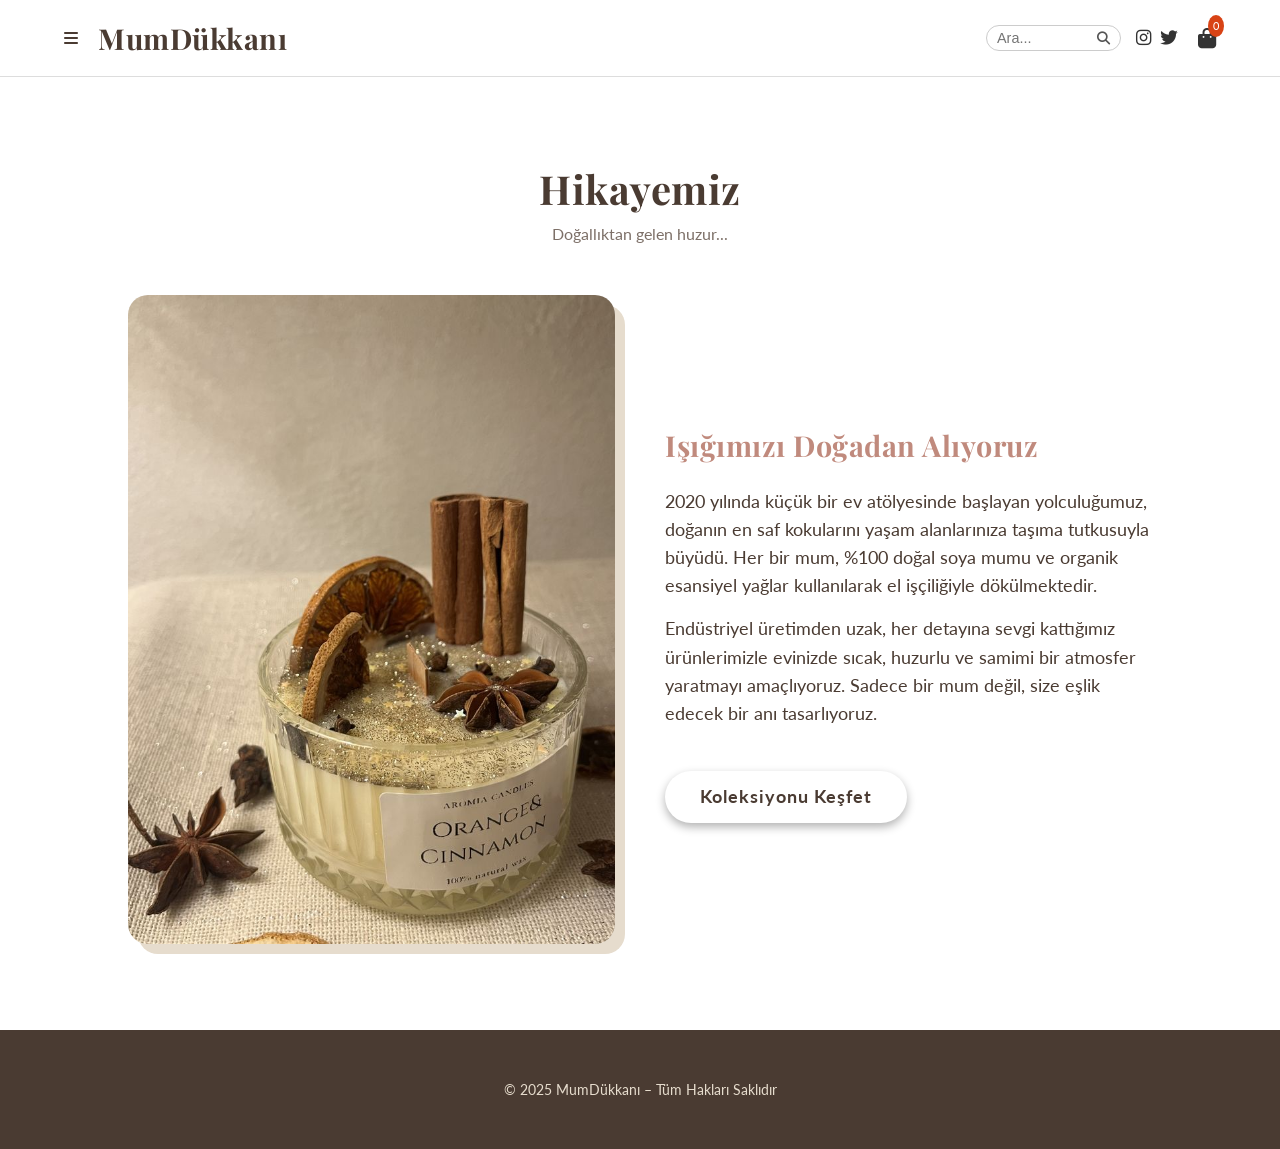
<file: about.html>
<!DOCTYPE html>
<html lang="tr">

<head>
    <meta charset="UTF-8">
    <meta name="viewport" content="width=device-width, initial-scale=1.0">
    <title>Hakkımızda - MumDükkanı</title>

    <link rel="icon" type="image/x-icon" href="favicon.ico">
    <link rel="stylesheet" href="assets/css/style.css">
    <link rel="stylesheet" href="https://cdnjs.cloudflare.com/ajax/libs/font-awesome/6.4.0/css/all.min.css">
</head>

<body>

    <div id="mySidenav" class="sidenav">
        <a href="javascript:void(0)" class="closebtn" onclick="closeNav()">&times;</a>
        <a href="index.html">Ana Sayfa</a>
        <a href="about.html">Hakkımızda</a>
        <a href="products.html">Ürünler</a>
        <a href="contact.html">İletişim</a>
    </div>

    <header class="navbar">
        <div class="nav-left">
            <div class="menu-icon" onclick="toggleMenu()">
                <i class="fa-solid fa-bars"></i>
            </div>
            <a href="index.html" class="logo">MumDükkanı</a>
        </div>



        <div class="nav-icons">

            <form class="search-box" action="products.html" method="GET">
                <input type="text" name="q" placeholder="Ara..." required autocomplete="off">
                <button type="submit"><i class="fa-solid fa-magnifying-glass"></i></button>
            </form>

            <div class="socials">
                <a href="#"><i class="fa-brands fa-instagram"></i></a>
                <a href="#"><i class="fa-brands fa-twitter"></i></a>
            </div>

            <div class="cart-wrap" onclick="openCart()">
                <i class="fa-solid fa-shopping-bag"></i>
                <span id="sepet-sayaci" class="cart-badge">0</span>
            </div>


        </div>
    </header>


    <section class="about-section">
        <h1>Hikayemiz</h1>
        <p class="subtitle">Doğallıktan gelen huzur...</p>

        <div class="about-content">
            <div class="about-image">
                <img src="assets/images/mum5.jpg" alt="Mum Dükkanı Atölye">
            </div>
            <div class="about-text">
                <h3>Işığımızı Doğadan Alıyoruz</h3>
                <p>
                    2020 yılında küçük bir ev atölyesinde başlayan yolculuğumuz, doğanın en saf kokularını yaşam
                    alanlarınıza taşıma tutkusuyla büyüdü.
                    Her bir mum, %100 doğal soya mumu ve organik esansiyel yağlar kullanılarak el işçiliğiyle
                    dökülmektedir.
                </p>
                <p>
                    Endüstriyel üretimden uzak, her detayına sevgi kattığımız ürünlerimizle evinizde sıcak, huzurlu ve
                    samimi bir atmosfer yaratmayı amaçlıyoruz. Sadece bir mum değil, size eşlik edecek bir anı
                    tasarlıyoruz.
                </p>
                <br>
                <a href="products.html" class="btn">Koleksiyonu Keşfet</a>
            </div>
        </div>
    </section>

    <div id="cartModal" class="modal">
        <div class="modal-content">
            <span class="close-btn" onclick="closeCart()">&times;</span>
            <h2 style="margin-bottom: 20px;">Sepetim</h2>

            <div id="cartItemsContainer">
                <p style="text-align:center;color:#777;">Sepetiniz boş.</p>
            </div>

            <div style="margin-top: 20px; border-top: 1px solid #eee; padding-top: 15px;">
                <div
                    style="display:flex; justify-content:space-between; align-items: center; font-size: 1.2rem; font-weight: bold; color: #4A3B32;">
                    <span>Toplam:</span>
                    <span id="cartTotal">0 ₺</span>
                </div>

                <button class="btn-checkout" onclick="goToCheckout()"
                    style="background-color: #C04B28; color: white; border: none; padding: 15px; width: 100%; margin-top: 15px; border-radius: 5px; font-size: 1rem; cursor: pointer; transition: 0.3s;">
                    Sepeti Onayla
                </button>
            </div>
        </div>
    </div>

    <footer class="footer">
        <p>© 2025 MumDükkanı – Tüm Hakları Saklıdır</p>
    </footer>

    <script src="assets/js/script.js"></script>

</body>

</html>
</file>
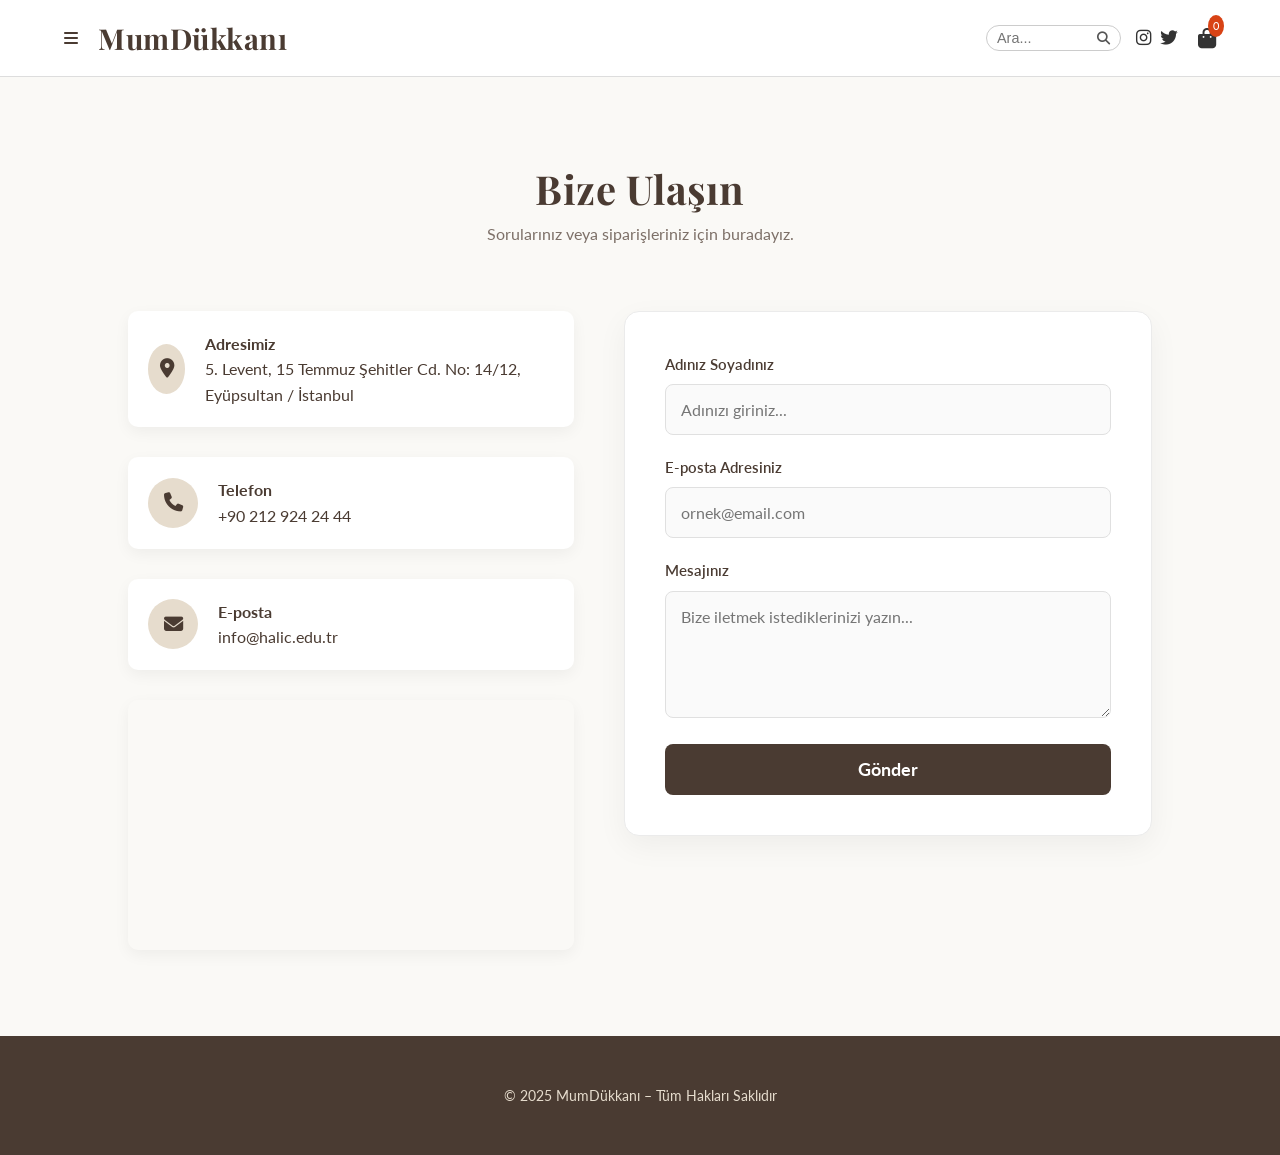
<file: contact.html>
<!DOCTYPE html>
<html lang="tr">

<head>
    <meta charset="UTF-8">
    <meta name="viewport" content="width=device-width, initial-scale=1.0">
    <title>İletişim - MumDükkanı</title>

    <link rel="icon" type="image/x-icon" href="favicon.ico">
    <link rel="stylesheet" href="assets/css/style.css">
    <link rel="stylesheet" href="https://cdnjs.cloudflare.com/ajax/libs/font-awesome/6.4.0/css/all.min.css">
</head>

<body>

    <div id="mySidenav" class="sidenav">
        <a href="javascript:void(0)" class="closebtn" onclick="closeNav()">&times;</a>
        <a href="index.html">Ana Sayfa</a>
        <a href="about.html">Hakkımızda</a>
        <a href="products.html">Ürünler</a>
        <a href="contact.html">İletişim</a>
    </div>

    <header class="navbar">
        <div class="nav-left">
            <div class="menu-icon" onclick="toggleMenu()">
                <i class="fa-solid fa-bars"></i>
            </div>
            <a href="index.html" class="logo">MumDükkanı</a>
        </div>



        <div class="nav-icons">

            <form class="search-box" action="products.html" method="GET">
                <input type="text" name="q" placeholder="Ara..." required autocomplete="off">
                <button type="submit"><i class="fa-solid fa-magnifying-glass"></i></button>
            </form>

            <div class="socials">
                <a href="#"><i class="fa-brands fa-instagram"></i></a>
                <a href="#"><i class="fa-brands fa-twitter"></i></a>
            </div>

            <div class="cart-wrap" onclick="openCart()">
                <i class="fa-solid fa-shopping-bag"></i>
                <span id="sepet-sayaci" class="cart-badge">0</span>
            </div>


        </div>
    </header>

    <section class="contact-section">
        <h1>Bize Ulaşın</h1>
        <p class="subtitle">Sorularınız veya siparişleriniz için buradayız.</p>

        <div class="contact-wrapper">

            <div class="contact-info">
                <div class="info-item">
                    <i class="fa-solid fa-location-dot"></i>
                    <div>
                        <h4>Adresimiz</h4>
                        <p>5. Levent, 15 Temmuz Şehitler Cd. No: 14/12, Eyüpsultan / İstanbul</p>
                    </div>
                </div>

                <div class="info-item">
                    <i class="fa-solid fa-phone"></i>
                    <div>
                        <h4>Telefon</h4>
                        <p>+90 212 924 24 44</p>
                    </div>
                </div>

                <div class="info-item">
                    <i class="fa-solid fa-envelope"></i>
                    <div>
                        <h4>E-posta</h4>
                        <p>info@halic.edu.tr</p>
                    </div>
                </div>

                <div class="map-container">
                    <iframe
                        src="https://maps.google.com/maps?q=Haliç+Üniversitesi+5.+Levent&t=&z=15&ie=UTF8&iwloc=&output=embed"
                        width="100%" height="250" style="border:0;" allowfullscreen="" loading="lazy"
                        referrerpolicy="no-referrer-when-downgrade">
                    </iframe>
                </div>
            </div>

            <form class="contact-form">
                <div class="form-group">
                    <label>Adınız Soyadınız</label>
                    <input type="text" placeholder="Adınızı giriniz..." required>
                </div>

                <div class="form-group">
                    <label>E-posta Adresiniz</label>
                    <input type="email" placeholder="ornek@email.com" required>
                </div>

                <div class="form-group">
                    <label>Mesajınız</label>
                    <textarea rows="5" placeholder="Bize iletmek istediklerinizi yazın..." required></textarea>
                </div>

                <button type="submit" class="btn-submit">Gönder</button>
            </form>

        </div>
    </section>

    <div id="cartModal" class="modal">
        <div class="modal-content">
            <span class="close-btn" onclick="closeCart()">×</span>
            <h2 style="margin-bottom: 20px;">Sepetim</h2>

            <div id="cartItemsContainer">
                <p style="text-align:center;color:#777;">Sepetiniz boş.</p>
            </div>

            <div style="margin-top: 20px; border-top: 1px solid #eee; padding-top: 15px;">
                <div
                    style="display:flex; justify-content:space-between; align-items: center; font-size: 1.2rem; font-weight: bold; color: #4A3B32;">
                    <span>Toplam:</span>
                    <span id="cartTotal">0 ₺</span>
                </div>

                <button class="btn-checkout" onclick="goToCheckout()"
                    style="background-color: #C04B28; color: white; border: none; padding: 15px; width: 100%; margin-top: 15px; border-radius: 5px; font-size: 1rem; cursor: pointer; transition: 0.3s;">
                    Sepeti Onayla
                </button>
            </div>
        </div>
    </div>

    <footer class="footer">
        <p>© 2025 MumDükkanı – Tüm Hakları Saklıdır</p>
    </footer>

    <script src="assets/js/script.js"></script>

</body>

</html>
</file>
<file: assets/css/style.css>
/* =========================================
   1. GENEL AYARLAR VE FONTLAR
   ========================================= */
@import url('https://fonts.googleapis.com/css2?family=Lato:wght@300;400;700&family=Playfair+Display:ital,wght@0,400;0,600;1,400&display=swap');

:root {
    --primary-color: #4A3B32;
    --secondary-color: #E6DCCD;
    --accent-color: #C08A7D;
    --light-bg: #FAF9F6;
    --white: #FFFFFF;
    --text-muted: #7D7068;
}

* {
    margin: 0;
    padding: 0;
    box-sizing: border-box;
}

body {
    font-family: 'Lato', sans-serif;
    line-height: 1.6;
    color: var(--primary-color);
    background-color: var(--light-bg);
}

a {
    text-decoration: none;
    color: inherit;
    transition: all 0.3s ease;
}

ul {
    list-style: none;
}

h1,
h2,
h3,
.logo {
    font-family: 'Playfair Display', serif;
    letter-spacing: 0.5px;
}

/* =========================================
   NAVBAR - GARANTİ ÇÖZÜM (3 PARÇALI)
   ========================================= */

/* 1. Header Kutusu */
.navbar {
    display: flex;
    justify-content: space-between;
    align-items: center;
    padding: 15px 5%;
    background-color: #fff;
    border-bottom: 1px solid #ddd;
    position: relative;
    z-index: 1000;
}

.nav-left {
    display: flex;
    align-items: center;
    gap: 20px;
}

/* 2. Logo (Sol) */
.logo {
    font-size: 1.8rem;
    font-weight: bold;
    color: #4A3B32;
    text-decoration: none;
    flex-shrink: 0;
    /* Logo asla sıkışıp küçülmesin */
}

/* 3. Linkler (Orta) - Masaüstü */
.nav-links {
    display: none !important;
}

.nav-links a {
    text-decoration: none;
    color: #333;
    font-size: 1rem;
    font-weight: 500;
}

/* 4. İkonlar ve Arama (Sağ) */
.nav-icons {
    display: flex;
    align-items: center;
    gap: 15px;
    /* İkonların arası */
}

/* Arama Kutusu */
.search-box {
    display: flex;
    align-items: center;
    border: 1px solid #ccc;
    border-radius: 20px;
    padding: 4px 10px;
    background: #fff;
}

.search-box input {
    border: none;
    outline: none;
    width: 100px;
    /* Genişliği sabitledik ki taşmasın */
    font-size: 0.9rem;
}

.search-box button {
    background: none;
    border: none;
    cursor: pointer;
    color: #555;
}

/* Sepet ve Sosyal */
.socials a {
    color: #333;
    font-size: 1.1rem;
    margin-right: 5px;
}

.cart-wrap {
    position: relative;
    cursor: pointer;
    font-size: 1.3rem;
    color: #333;
}

.cart-badge {
    position: absolute;
    top: -6px;
    right: -8px;
    background-color: #d84315;
    color: white;
    font-size: 0.7rem;
    padding: 2px 5px;
    border-radius: 50%;
}

/* Hamburger - Her zaman görünür */
.hamburger {
    display: block;
    font-size: 1.5rem;
    cursor: pointer;
    color: #4A3B32;
}

/* Sidebar (Yan Menü) */
.sidenav {
    height: 100%;
    width: 0;
    position: fixed;
    z-index: 2000;
    top: 0;
    left: 0;
    background-color: #fff;
    overflow-x: hidden;
    transition: 0.5s;
    padding-top: 60px;
    box-shadow: 2px 0 5px rgba(0, 0, 0, 0.1);
}

.sidenav a {
    padding: 8px 8px 8px 32px;
    text-decoration: none;
    font-size: 1.2rem;
    color: #4A3B32;
    display: block;
    transition: 0.3s;
    font-family: 'Playfair Display', serif;
}

.sidenav a:hover {
    color: #C08A7D;
    background-color: #f1f1f1;
}

.sidenav .closebtn {
    position: absolute;
    top: 0;
    right: 25px;
    font-size: 36px;
    margin-left: 50px;
}

/* Overlay for sidebar */
#overlay {
    position: fixed;
    display: none;
    width: 100%;
    height: 100%;
    top: 0;
    left: 0;
    right: 0;
    bottom: 0;
    background-color: rgba(0, 0, 0, 0.5);
    z-index: 1999;
    cursor: pointer;
}

/* Old mobile menu removed */

/* =========================================
   3. HERO ALANI (ANASAYFA GİRİŞ)
   ========================================= */
.hero {
    height: 85vh;
    /* Resim yolunu kontrol etmeyi unutma */
    background-image: linear-gradient(rgba(0, 0, 0, 0.4), rgba(0, 0, 0, 0.4)), url('../images/arkaaa.jpg');
    background-size: cover;
    background-position: center;
    background-attachment: fixed;
    display: flex;
    justify-content: center;
    align-items: center;
    text-align: center;
    padding: 0 20px;
    border-bottom: 10px solid var(--white);
}

.hero-text {
    max-width: 700px;
    animation: fadeIn 1.5s ease-in-out;
}

.hero-text h1 {
    font-size: 3.5rem;
    margin-bottom: 1rem;
    color: #ffffff;
    line-height: 1.2;
    text-shadow: 2px 2px 4px rgba(0, 0, 0, 0.6);
}

.hero-text p {
    font-size: 1.4rem;
    margin-bottom: 2rem;
    color: #f0f0f0;
    text-shadow: 1px 1px 3px rgba(0, 0, 0, 0.6);
}

.btn {
    display: inline-block;
    padding: 12px 35px;
    background-color: var(--white);
    color: var(--primary-color);
    border-radius: 30px;
    font-weight: bold;
    letter-spacing: 1px;
    box-shadow: 0 4px 10px rgba(0, 0, 0, 0.3);
    transition: all 0.3s ease;
}

.btn:hover {
    background-color: var(--accent-color);
    color: var(--white);
    transform: translateY(-3px);
}

/* =========================================
   4. İÇERİK BÖLÜMLERİ
   ========================================= */
.content {
    padding: 5rem 10%;
    text-align: center;
}

.content h2 {
    font-size: 2.5rem;
    margin-bottom: 1rem;
    color: var(--primary-color);
    position: relative;
    display: inline-block;
}

.content h2::after {
    content: '';
    display: block;
    width: 60px;
    height: 3px;
    background-color: var(--accent-color);
    margin: 10px auto 0;
}

/* Özellikler Kutuları (Feature Box) */
.feature-list {
    display: flex;
    justify-content: center;
    gap: 40px;
    flex-wrap: wrap;
    margin-top: 3rem;
}

.feature-box {
    background-color: white;
    width: 220px;
    height: 220px;
    display: flex;
    flex-direction: column;
    align-items: center;
    justify-content: center;
    border-radius: 20px;
    box-shadow: 0 10px 30px rgba(0, 0, 0, 0.05);
    transition: transform 0.3s ease, box-shadow 0.3s ease;
    border: 1px solid #f0f0f0;
    cursor: default;
}

.feature-box:hover {
    transform: translateY(-10px);
    box-shadow: 0 20px 40px rgba(0, 0, 0, 0.1);
    border-color: #d7ccc8;
}

.icon-circle {
    width: 70px;
    height: 70px;
    background-color: #f5f5f5;
    border-radius: 50%;
    display: flex;
    align-items: center;
    justify-content: center;
    margin-bottom: 20px;
    transition: background-color 0.3s;
}

.feature-box i {
    font-size: 32px;
    color: #8d6e63;
}

.feature-box:hover .icon-circle {
    background-color: #efebe9;
}

.feature-box h3 {
    color: #5d4037;
    font-size: 18px;
    font-weight: 600;
    margin: 0;
    text-align: center;
}

/* =========================================
   5. İLETİŞİM SAYFASI TASARIMI
   ========================================= */
.contact-section {
    padding: 5rem 10%;
    background-color: var(--light-bg);
}

.contact-section h1 {
    text-align: center;
    font-size: 2.5rem;
    color: var(--primary-color);
}

.contact-section .subtitle {
    text-align: center;
    margin-bottom: 4rem;
    color: var(--text-muted);
}

.contact-wrapper {
    display: flex;
    gap: 50px;
    justify-content: space-between;
    align-items: flex-start;
}

.contact-info {
    flex: 1;
    display: flex;
    flex-direction: column;
    gap: 30px;
}

.info-item {
    display: flex;
    align-items: center;
    gap: 20px;
    background: var(--white);
    padding: 20px;
    border-radius: 10px;
    box-shadow: 0 5px 15px rgba(0, 0, 0, 0.05);
}

.info-item i {
    width: 50px;
    height: 50px;
    background-color: var(--secondary-color);
    color: var(--primary-color);
    border-radius: 50%;
    display: flex;
    align-items: center;
    justify-content: center;
    font-size: 1.2rem;
    transition: 0.3s;
}

.info-item:hover i {
    background-color: var(--accent-color);
    color: var(--white);
}

.map-container iframe {
    border-radius: 10px;
    box-shadow: 0 5px 15px rgba(0, 0, 0, 0.05);
}

.contact-form {
    flex: 1;
    background: var(--white);
    padding: 40px;
    border-radius: 15px;
    box-shadow: 0 10px 30px rgba(0, 0, 0, 0.05);
    border: 1px solid #EBEBEB;
}

.form-group {
    margin-bottom: 20px;
}

.form-group label {
    display: block;
    margin-bottom: 8px;
    font-weight: 600;
    color: var(--primary-color);
    font-size: 0.95rem;
}

.form-group input,
.form-group textarea {
    width: 100%;
    padding: 15px;
    background-color: #FAFAFA;
    border: 1px solid #E0E0E0;
    border-radius: 8px;
    font-family: 'Lato', sans-serif;
    font-size: 1rem;
    transition: 0.3s;
}

.form-group input:focus,
.form-group textarea:focus {
    border-color: var(--accent-color);
    background-color: var(--white);
    outline: none;
    box-shadow: 0 0 0 3px rgba(192, 138, 125, 0.2);
}

.btn-submit {
    width: 100%;
    padding: 15px;
    background-color: var(--primary-color);
    color: var(--white);
    border: none;
    border-radius: 8px;
    font-size: 1.1rem;
    font-weight: bold;
    cursor: pointer;
    transition: 0.3s;
    font-family: 'Lato', sans-serif;
}

.btn-submit:hover {
    background-color: var(--accent-color);
}

/* =========================================
   6. FOOTER
   ========================================= */
.footer {
    background-color: var(--primary-color);
    color: var(--secondary-color);
    text-align: center;
    padding: 3rem 1rem;
    margin-top: auto;
    font-size: 0.9rem;
}

/* =========================================
   7. MOBİL UYUMLULUK (RESPONSIVE)
   ========================================= */
@media (max-width: 768px) {

    .navbar,
    .navbar nav {
        flex-direction: column;
        gap: 15px;
        width: 100%;
    }

    .hero-text h1 {
        font-size: 2.2rem;
    }

    .contact-wrapper,
    .feature-list,
    .about-content {
        flex-direction: column;
    }

    .search-box {
        width: 100%;
        justify-content: space-between;
    }

    .search-box input {
        width: 100%;
    }

    .modal-content {
        width: 90%;
        margin: 20% auto;
    }

    .modal-body {
        flex-direction: column;
    }

    .modal-body img {
        width: 100%;
        height: 250px;
    }

    .modal-info {
        width: 100%;
    }
}

/* =========================================================================
   8. ÜRÜNLER SAYFASI - DÜZELTİLMİŞ ALAN (SORUN BURADA ÇÖZÜLDÜ)
   Burada FLEXBOX yerine GRID sistemi kullanıldı. Böylece kartlar asla
   üst üste binmeyecek.
   ========================================================================= */

/* Ana Kapsayıcı: Sütun sistemini yönetir */
.product-list {
    display: grid;
    /* Flex yerine Grid */
    /* Ekran genişliğine göre sığabildiği kadar 300px'lik sütun oluşturur */
    grid-template-columns: repeat(auto-fill, minmax(300px, 1fr));
    gap: 40px;
    /* Kartlar arası boşluk */
    padding: 40px 5%;
    align-items: start;
    /* Kartları yukarıdan hizala */
}

/* Ürün Kartı: Görünüm ayarları */
.product {
    background-color: var(--white);
    border: 1px solid #E6DCCD;
    border-radius: 15px;
    padding: 15px;
    text-align: center;
    box-shadow: 0 5px 15px rgba(0, 0, 0, 0.05);
    transition: transform 0.3s ease, border-color 0.3s ease;

    /* Kartın içindeki elemanları dikey hizala */
    display: flex;
    flex-direction: column;
    justify-content: space-between;
    height: 100%;
    /* Bulunduğu satırın yüksekliğine uyum sağlar */
}

.product:hover {
    transform: translateY(-10px);
    border-color: var(--accent-color);
}

/* Ürün Resmi */
.product img {
    width: 100%;
    height: 300px;
    /* Sabit resim yüksekliği */
    object-fit: cover;
    /* Resmi bozmadan kırp */
    border-radius: 10px;
    margin-bottom: 15px;
    display: block;
}

/* Başlık ve Fiyat */
.product h3 {
    font-size: 1.4rem;
    color: var(--primary-color);
    margin-bottom: 10px;
    /* Başlık 2 satıra taşarsa düzen bozulmasın diye min yükseklik eklenebilir (opsiyonel) */
}

.product p {
    font-size: 1.2rem;
    font-weight: bold;
    color: var(--accent-color);
}

/* =========================================
   9. HAKKIMIZDA SAYFASI
   ========================================= */
.about-section {
    padding: 5rem 10%;
    background-color: var(--white);
}

.about-section h1 {
    text-align: center;
    color: var(--primary-color);
    font-size: 2.5rem;
}

.about-section .subtitle {
    text-align: center;
    color: var(--text-muted);
    margin-bottom: 3rem;
}

.about-content {
    display: flex;
    align-items: center;
    gap: 50px;
}

.about-image {
    flex: 1;
}

.about-image img {
    width: 100%;
    border-radius: 20px;
    box-shadow: 10px 10px 0px var(--secondary-color);
}

.about-text {
    flex: 1;
    font-size: 1.1rem;
    color: var(--primary-color);
}

.about-text h3 {
    font-size: 1.8rem;
    margin-bottom: 20px;
    color: var(--accent-color);
}

.about-text p {
    margin-bottom: 15px;
}

/* =========================================
   10. MODAL (POP-UP PENCERE)
   ========================================= */
.modal {
    display: none;
    position: fixed;
    z-index: 2000;
    left: 0;
    top: 0;
    width: 100%;
    height: 100%;
    background-color: rgba(0, 0, 0, 0.6);
    backdrop-filter: blur(5px);
    align-items: center;
    justify-content: center;
}

.modal-content {
    background-color: var(--white);
    padding: 30px;
    border-radius: 15px;
    width: 70%;
    max-width: 900px;
    box-shadow: 0 10px 30px rgba(0, 0, 0, 0.3);
    position: relative;
    animation: fadeIn 0.4s ease;
}

.modal-body {
    display: flex;
    gap: 40px;
    align-items: center;
}

.modal-body img {
    width: 45%;
    height: 350px;
    object-fit: cover;
    border-radius: 10px;
    box-shadow: 0 5px 15px rgba(0, 0, 0, 0.1);
}

.modal-info {
    flex: 1;
    text-align: left;
}

.modal-info h2 {
    font-size: 2.2rem;
    color: var(--primary-color);
    margin-bottom: 15px;
    border-bottom: 2px solid var(--secondary-color);
    display: inline-block;
}

.modal-info p {
    font-size: 1.1rem;
    color: #555;
    margin-bottom: 25px;
}

.modal-info .price {
    font-size: 1.8rem;
    color: var(--accent-color);
    font-weight: bold;
    display: block;
    margin-bottom: 20px;
}

.close-btn {
    position: absolute;
    top: 15px;
    right: 25px;
    font-size: 2.5rem;
    color: #aaa;
    cursor: pointer;
    transition: 0.3s;
}

.close-btn:hover {
    color: var(--accent-color);
}

@keyframes fadeIn {
    from {
        opacity: 0;
        transform: translateY(20px);
    }

    to {
        opacity: 1;
        transform: translateY(0);
    }
}

/* --- SEPET ÖDEME BUTONU --- */
.btn-checkout {
    display: block;
    width: 100%;
    /* Tüm genişliği kaplasın */
    padding: 15px;
    margin-top: 20px;
    /* Üstteki toplam yazısından uzaklaşsın */
    background-color: #2E7D32;
    /* Güven veren Yeşil tonu (veya istersen --primary-color yapabilirsin) */
    color: white;
    border: none;
    border-radius: 8px;
    font-size: 1.1rem;
    font-weight: bold;
    cursor: pointer;
    transition: 0.3s;
    font-family: 'Lato', sans-serif;
}

.btn-checkout:hover {
    background-color: #1B5E20;
    /* Üzerine gelince koyulaşsın */
    transform: translateY(-2px);
    /* Hafif zıplama efekti */
}

/* =========================================
   SEPET KAYDIRMA AYARI (SCROLL)
   ========================================= */

/* Ürünlerin listelendiği kutuya sınır koyuyoruz */
#cartItemsContainer {
    max-height: 300px;
    /* Yaklaşık 4-5 ürün sığacak kadar yükseklik */
    overflow-y: auto;
    /* Fazla ürün olursa sağda kaydırma çubuğu çıkar */
    padding-right: 10px;
    /* Yazılar kaydırma çubuğuna yapışmasın */
    margin-bottom: 15px;
    /* Alt kısımla biraz mesafe olsun */
    border-bottom: 1px solid #f0f0f0;
    /* Altına hafif bir çizgi */
}

/* Kaydırma Çubuğunun (Scrollbar) Tasarımı - Daha Şık Görünmesi İçin */
#cartItemsContainer::-webkit-scrollbar {
    width: 8px;
    /* Çubuğun kalınlığı */
}

#cartItemsContainer::-webkit-scrollbar-track {
    background: #f1f1f1;
    /* Çubuğun arka plan rengi */
    border-radius: 4px;
}

#cartItemsContainer::-webkit-scrollbar-thumb {
    background: #C08A7D;
    /* Çubuğun rengi (Senin tema rengin: Tarçın) */
    border-radius: 4px;
    /* Yuvarlak hatlar */
}

#cartItemsContainer::-webkit-scrollbar-thumb:hover {
    background: #A06A5D;
    /* Üzerine gelince koyulaşsın */
}

/* End of file - Duplicates removed */
/* =========================================
   MOBİLDE ÜRÜNLER YAN YANA (2 SÜTUN)
   ========================================= */

@media (max-width: 768px) {
    .product-list {
        grid-template-columns: repeat(2, 1fr);
        gap: 15px;
        padding: 20px 5%;
    }

    .product img {
        height: 180px;
    }

    .product h3 {
        font-size: 1rem;
    }

    .product p {
        font-size: 1rem;
    }
}
/* =========================================
   MOBİL PENCERE KAYDIRMA ÇÖZÜMÜ (KESİN)
   ========================================= */
@media (max-width: 900px) {

    /* 1. Pencerenin kendisini kaydırılabilir yap */
    .modal {
        display: none; /* JS açınca flex olacak */
        align-items: flex-start !important; /* Ortalamayı iptal et, üstten başlat */
        padding-top: 20px !important;       /* En tepeden biraz boşluk */
        padding-bottom: 20px !important;    /* En alttan boşluk */
        overflow-y: scroll !important;      /* Dikey kaydırmayı ZORLA aç */
        -webkit-overflow-scrolling: touch;  /* iPhone'da akıcı kaydırma */
    }

    /* 2. İçerik kutusunun boyunu serbest bırak */
    .modal-content {
        height: auto !important;       /* Yükseklik içeriğe göre uzasın */
        max-height: none !important;   /* Sınırlamayı kaldır */
        width: 90% !important;
        margin: 0 auto 50px auto !important; /* Alt tarafa bolca boşluk bırak */
        position: relative !important;
        top: 0 !important;
    }

    /* 3. Butonu en alta sabitle ve görünür yap */
    .btn-add-cart {
        display: block !important;
        width: 100% !important;
        padding: 15px !important;
        background-color: #4A3B32 !important; 
        color: white !important;
        margin-top: 20px !important;
        margin-bottom: 20px !important; /* Butonun altında da boşluk olsun */
        cursor: pointer !important;
    }
}
/* =========================================
   BUTONLARI ESKİ HALİNE GETİRME (BOYAMA)
   ========================================= */

/* 1. Ürünlerin altındaki "İncele" Butonları */
.btn-detail {
    display: block;              /* Kutuyu doldur */
    width: 100%;                 /* Tam genişlik */
    padding: 10px 0;             /* İç boşluk */
    background-color: #fff;      /* İçi beyaz olsun (Eski tarz) */
    color: #4A3B32;              /* Yazısı kahverengi */
    border: 1px solid #4A3B32;   /* Kahverengi çerçeve */
    border-radius: 20px;         /* Kenarları yuvarlat */
    font-size: 1rem;
    font-weight: bold;
    cursor: pointer;
    transition: all 0.3s ease;
    text-align: center;
    margin-top: 10px;
}

/* Üzerine gelince rengi değişsin */
.btn-detail:hover {
    background-color: #4A3B32;   /* Arka plan kahverengi olsun */
    color: #fff;                 /* Yazı beyaz olsun */
    transform: translateY(-2px); /* Hafif yukarı zıplasın */
}

/* 2. Modal içindeki "Sepete Ekle" Butonu (Kahverengi) */
.btn-add-cart {
    display: block;
    width: 100%;
    padding: 15px;
    background-color: #4A3B32;   /* Koyu Kahve */
    color: white;
    border: none;
    border-radius: 8px;          /* Hafif yuvarlak köşe */
    font-size: 1.1rem;
    font-weight: bold;
    cursor: pointer;
    margin-top: 15px;
    transition: 0.3s;
}

.btn-add-cart:hover {
    background-color: #C08A7D;   /* Üzerine gelince açıl */
}
/* =========================================
   MOBİL PENCERE KAYDIRMA - AKICI HALE GETİRME
   ========================================= */
@media (max-width: 900px) {

    /* 1. Pencerenin Kaydırma Motorunu Düzelt */
    .modal {
        display: none; 
        align-items: flex-start !important; /* Ortalamayı boz, üstten başlasın */
        padding-top: 10px !important;       /* Üstten az boşluk */
        padding-bottom: 50px !important;    /* Alttan bol boşluk */
        
        /* İŞTE BU İKİ SATIR KAYMAYI DÜZELTİR: */
        overflow-y: auto !important;        /* Kaydırma çubuğunu aç */
        -webkit-overflow-scrolling: touch !important; /* iPhone için "Yağ Gibi" kaydırma özelliği */
    }

    /* 2. İçeriğin sınırlarını kaldır */
    .modal-content {
        height: auto !important;            /* İçerik kadar uzasın */
        max-height: none !important;        /* Boy sınırını kaldır */
        width: 90% !important;              /* Genişlik */
        margin: 20px auto 80px auto !important; /* Aşağıya ekstra pay bırak */
        position: relative !important;
        top: 0 !important;
        overflow: visible !important;       /* Taşan kısımları (buton gibi) gizleme */
    }

    /* 3. Resmi düzelt */
    .modal-body img {
        height: auto !important;            /* Resim orantılı küçülsün */
        max-height: 250px !important;       /* Çok devasa olmasın */
    }
}
/* =========================================
   MOBİL SOSYAL MEDYA İKONLARINI DÜZELTME
   (Alt alta kaymayı engeller)
   ========================================= */
@media (max-width: 900px) {
    
    /* 1. Tüm sağ taraf ikonlarını tek satırda tut */
    .nav-icons {
        display: flex !important;
        flex-wrap: nowrap !important;    /* Asla alt satıra geçmesin */
        align-items: center !important;
        gap: 5px !important;             /* Elemanlar arası boşluk */
    }

    /* 2. Sosyal Medya kutusunu yan yana zorla */
    .socials {
        display: flex !important;
        flex-direction: row !important;  /* Yan yana dizilsin */
        align-items: center !important;
        gap: 8px !important;             /* İki ikon arası boşluk */
        margin: 0 5px !important;        /* Sağından solundan mesafe */
    }

    /* 3. İkonların boyutu ve duruşu */
    .socials a {
        display: inline-block !important; /* Satır içi blok olsun */
        text-decoration: none !important;
    }

    .socials i {
        font-size: 1.2rem !important;    /* Boyut */
        line-height: 1 !important;       /* Satır yüksekliği sorunu olmasın */
    }
}
/* =========================================
   SEPETE EKLE BUTONU TASARIMI (KAHVERENGİ & DOLU)
   ========================================= */
.btn-add-cart {
    display: block !important;           /* Mutlaka blok olsun */
    width: 100% !important;              /* Tam genişlik */
    padding: 15px !important;            /* İç boşluk (Kalınlık) */
    background-color: #4A3B32 !important; /* KOYU KAHVERENGİ (İstediğin renk) */
    color: #ffffff !important;           /* Yazı Rengi BEYAZ */
    border: none !important;             /* Kenarlık yok */
    border-radius: 8px !important;       /* Hafif yuvarlak köşeler */
    font-size: 1.2rem !important;        /* Yazı boyutu */
    font-weight: bold !important;
    cursor: pointer !important;
    margin-top: 20px !important;         /* Fiyatla arasına mesafe */
    transition: background-color 0.3s ease !important;
}

/* Üzerine gelince rengi biraz açılsın */
.btn-add-cart:hover {
    background-color: #6d584b !important;
}
</file>
